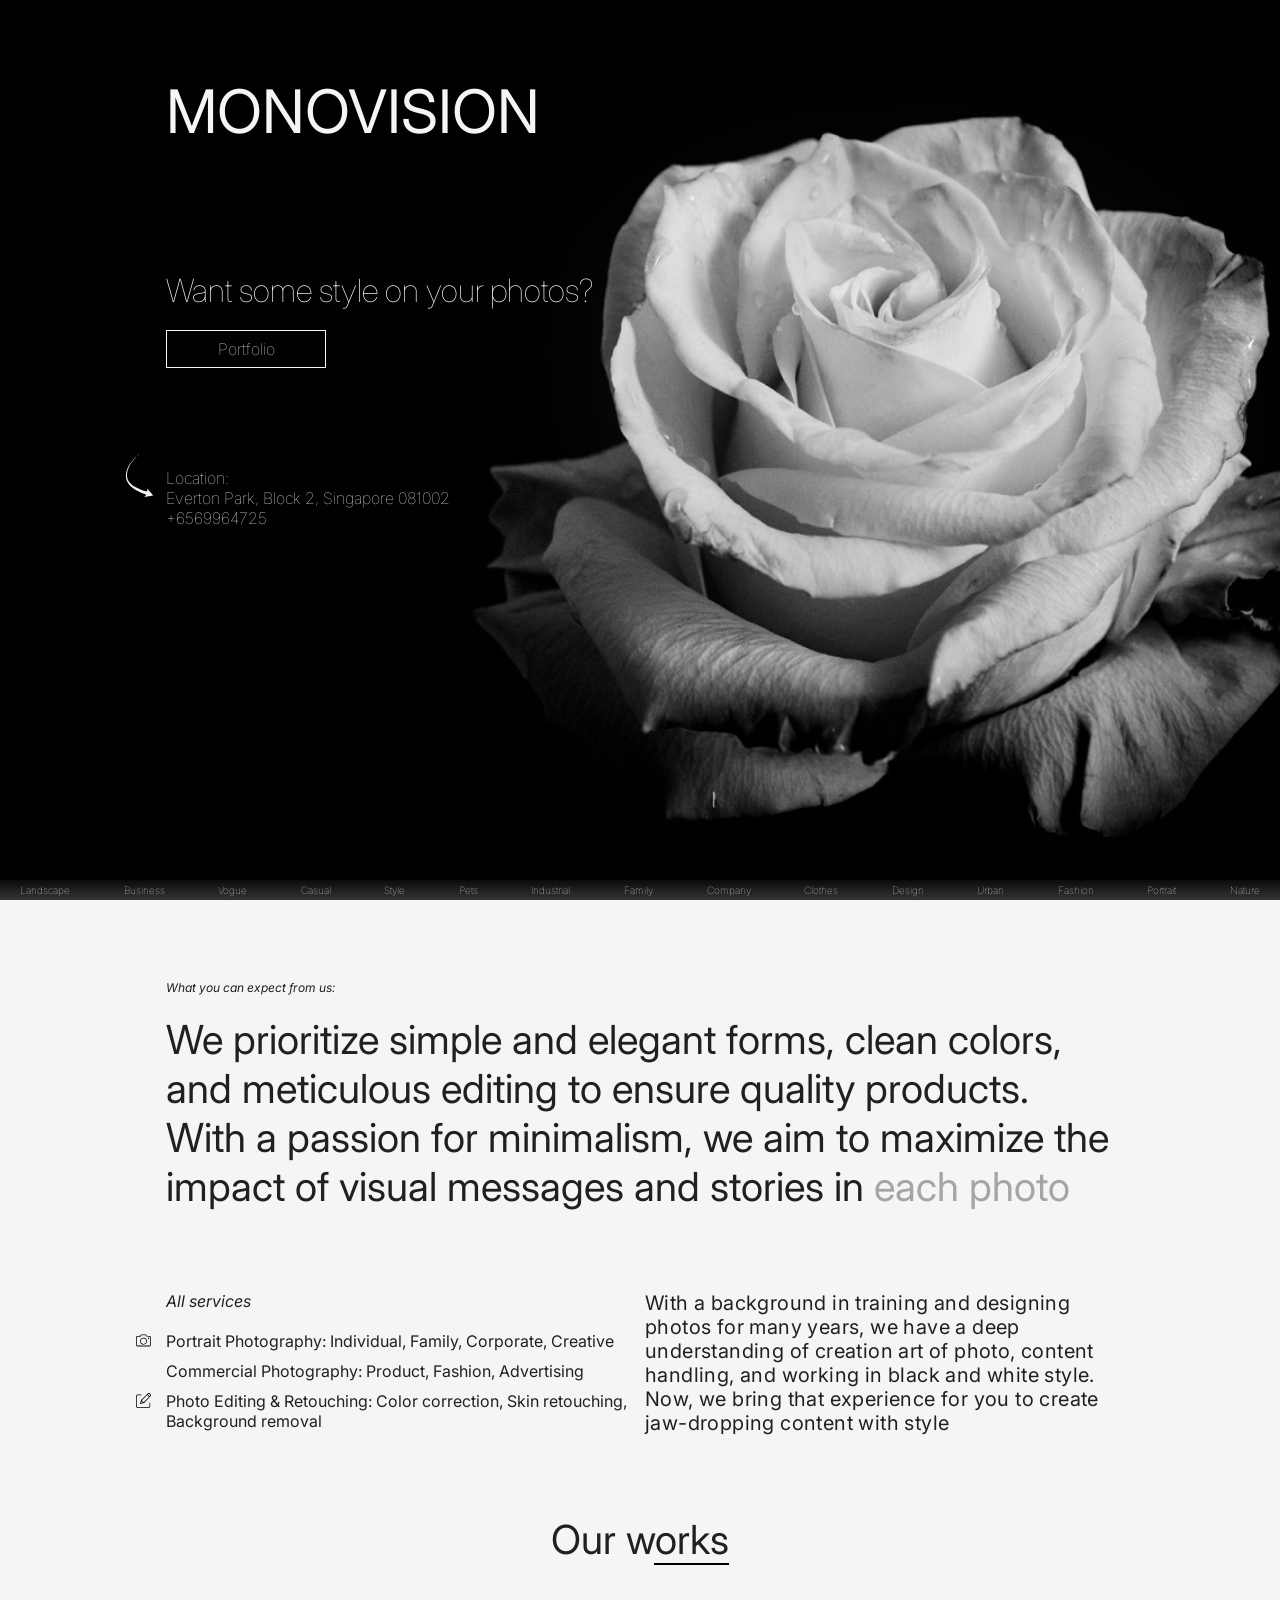
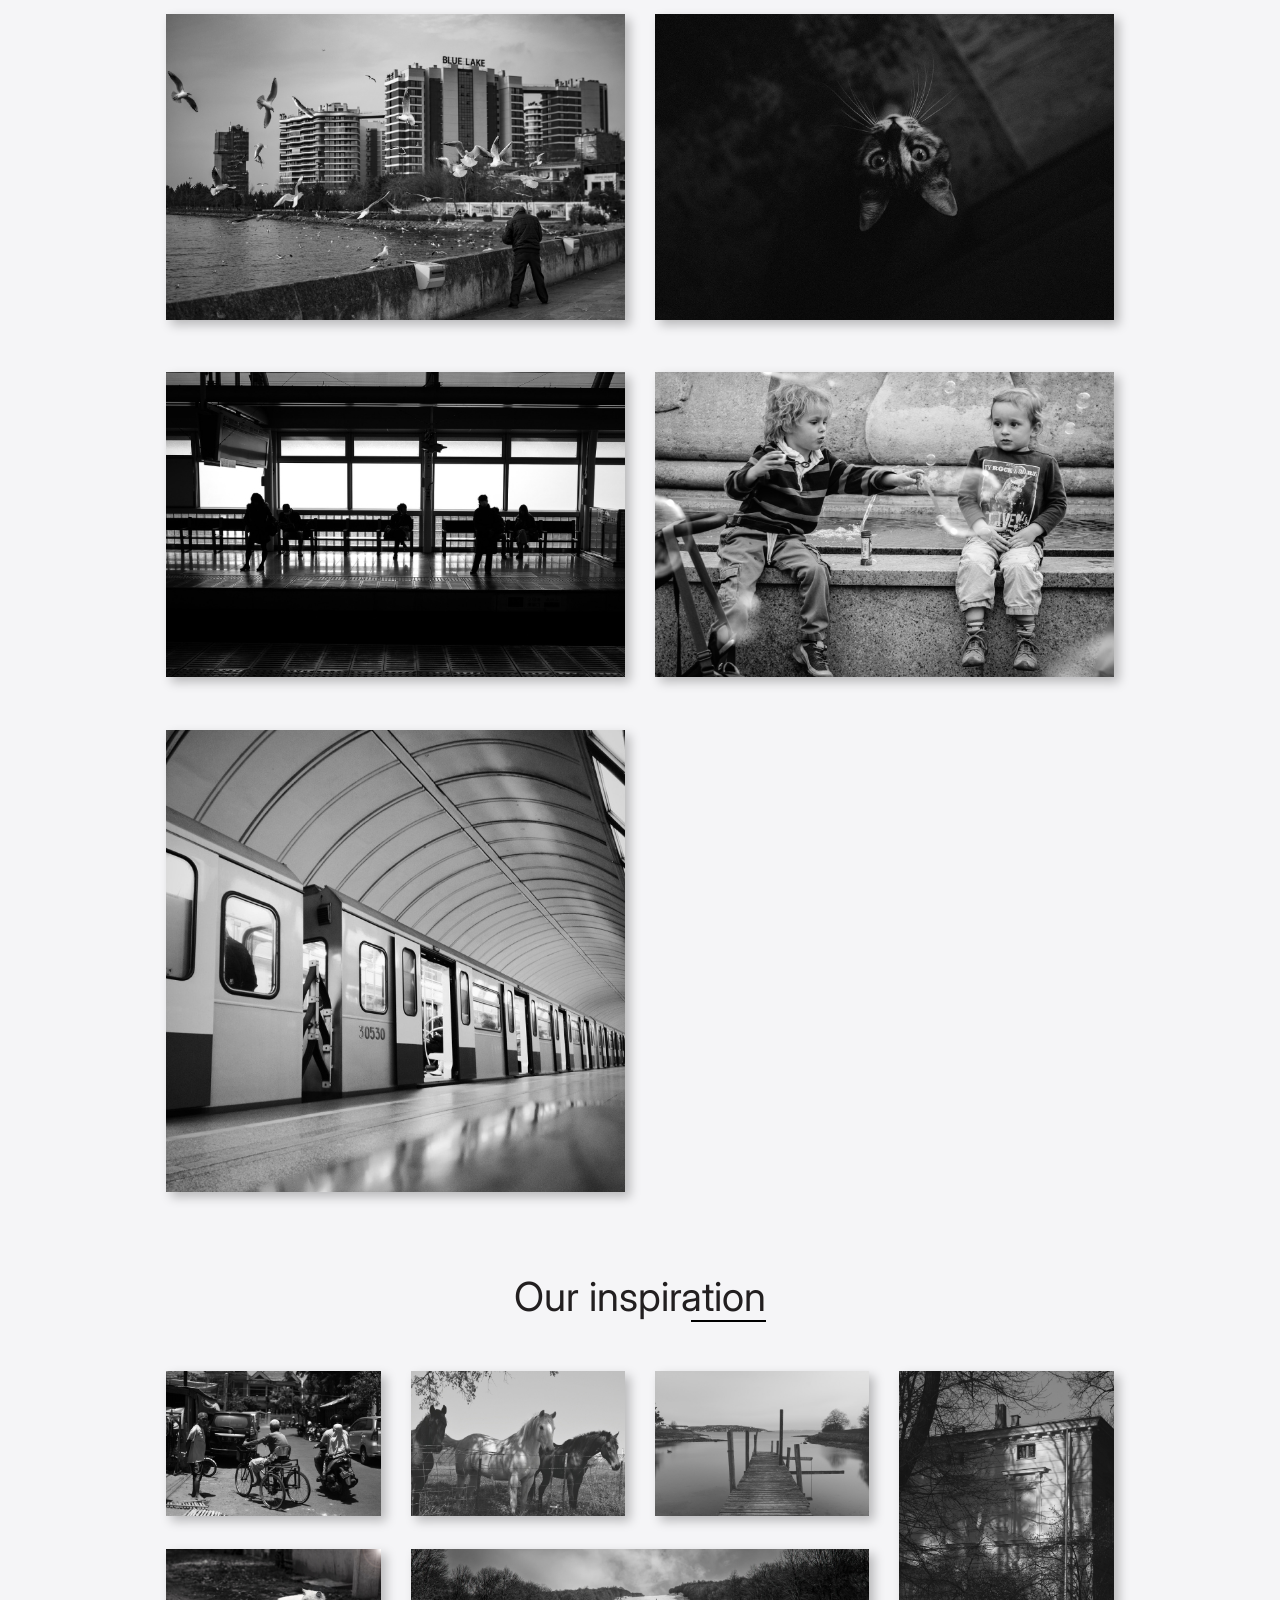
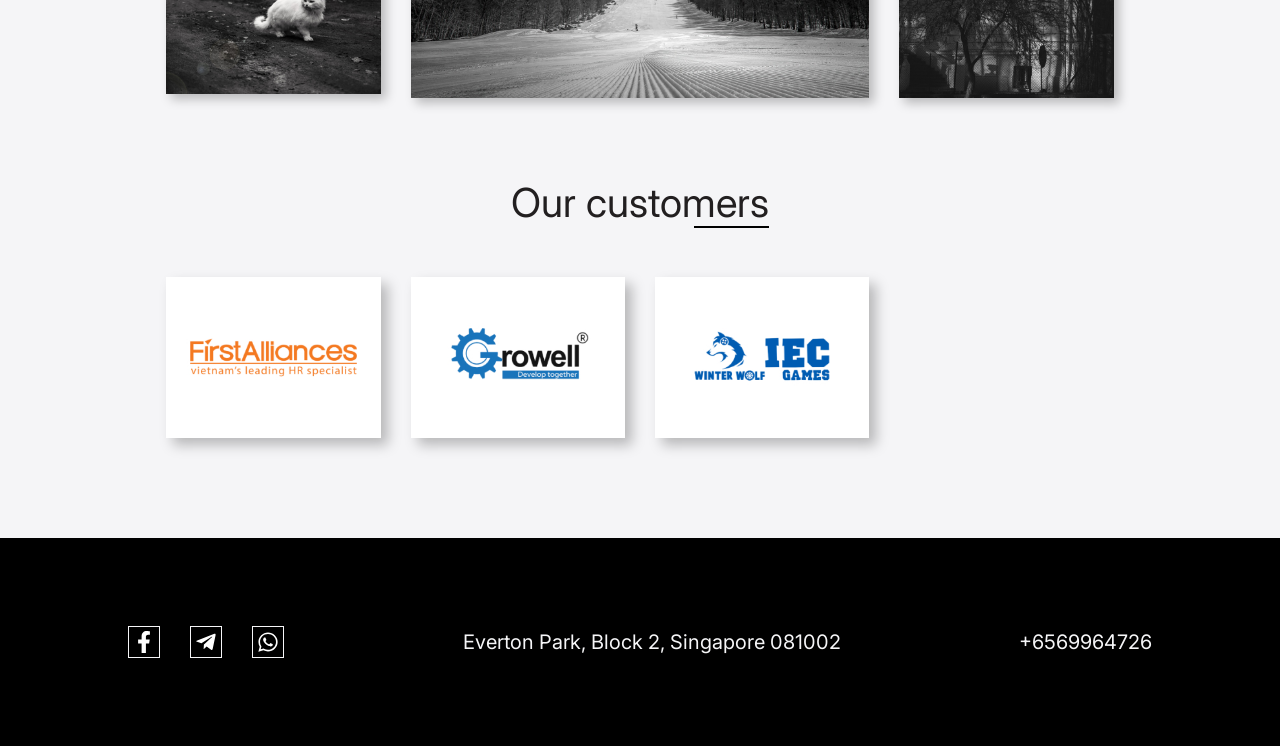
<file: src/index.html>
<!DOCTYPE html>
<html lang="en">

<head>
	<meta charset="UTF-8" />
	<meta name="viewport" content="width=device-width, initial-scale=1.0" />
	<meta name="description" content="Website for Monovision Studio" />
	<meta name="author" content="Awesome student" />
	<title>Monovision studio</title>
	<link rel="icon" type="image/x-icon" href="favicon.ico" />
	<link rel="stylesheet" href="css/modern-normalize.min.css" />
	<link
		href="https://fonts.googleapis.com/css2?family=Inter:ital,opsz,wght@0,14..32,100..900;1,14..32,100..900&display=swap"
		rel="stylesheet" />
	<link rel="stylesheet" href="css/style.css?version=1.5" />
</head>

<body>
	<main>
		<section class="promo">
			<div class="container">
				<h1 class="promo__title">Monovision</h1>
				<h2 class="promo__subtitle">Want some style on your photos?</h2>
				<a href="#portfolio" class="btn">Portfolio</a>
				<div class="promo__address">
					Location:
					<address>Everton Park, Block 2, Singapore 081002</address>
					<a href="tel:+6569964725">+6569964725</a>
				</div>
			</div>
			<ul class="keywords">
				<li>Landscape</li>
				<li>Business</li>
				<li>Vogue</li>
				<li>Casual</li>
				<li>Style</li>
				<li>Pets</li>
				<li>Industrial</li>
				<li>Family</li>
				<li>Company</li>
				<li>Clothes</li>
				<li>Design</li>
				<li>Urban</li>
				<li>Fashion</li>
				<li>Portrait</li>
				<li>Nature</li>
			</ul>
		</section>
		<section class="about">
			<div class="container">
				<h2 class="about__title">What you can expect from us:</h2>
				<p class="about__text">
					We prioritize simple and elegant forms, clean colors, and meticulous
					editing to ensure quality products. With a passion for minimalism,
					we aim to maximize the impact of visual messages and stories in
					<span>each photo</span>
				</p>
				<div class="services">
					<div class="services__items">
						<div class="services__item-subtitle">All services</div>
						<ul>
							<li>
								Portrait Photography: Individual, Family, Corporate, Creative
							</li>
							<li>Commercial Photography: Product, Fashion, Advertising</li>
							<li>
								Photo Editing & Retouching: Color correction, Skin retouching,
								Background removal
							</li>
						</ul>
					</div>
					<p class="services__text">
						With a background in training and designing photos for many years,
						we have a deep understanding of creation art of photo, content
						handling, and working in black and white style. <br />Now, we
						bring that experience for you to create jaw-dropping content with
						style
					</p>
				</div>
			</div>
		</section>
		<section class="works">
			<div class="container">
				<h2 id="portfolio" class="title"><span>Our works</span></h2>
				<div class="works__grid">
					<img src="img/works/bridge.jpg" alt="bridge" />
					<img src="img/works/cat.jpg" alt="cat" />
					<img src="img/works/train.jpg" alt="train" />
					<img src="img/works/children.jpg" alt="children" />
					<img src="img/works/underground.jpg" alt="underground" />
				</div>
			</div>
		</section>
		<section class="inspiration">
			<div class="container">
				<h2 class="title"><span>Our inspiration</span></h2>
				<div class="inspiration__grid">
					<img src="img/inspiration/man.jpg" alt="man" />
					<img src="img/inspiration/horses.jpg" alt="horses" />
					<img src="img/inspiration/bridge.jpg" alt="bridge" />
					<img id="tenement" src="img/inspiration/tenement.jpg" alt="tenement" />
					<img src="img/inspiration/cat.jpg" alt="cat" />
					<img id="sky" src="img/inspiration/sky.jpg" alt="sky" />
				</div>
			</div>
		</section>
		<section class="customers">
			<div class="container">
				<h2 class="title"><span>Our customers</span></h2>
				<div class="customers__wrapper">
					<img src="logo/logo-first-alliances.jpg" alt="first-alliances" />
					<img src="logo/logo-growell.jpg" alt="growell" />
					<img src="logo/logo-iec-winter-wolf.jpg" alt="iec-winter-wolf" />
				</div>
			</div>
		</section>
		<footer class="footer">
			<ul class="footer__social">
				<li>
					<a href="#" class="footer__link">
						<img src="icons/facebook.svg" alt="facebook link" />
					</a>
				</li>
				<li>
					<a href="#" class="footer__link">
						<img src="icons/tg.svg" alt="tg link" />
					</a>
				</li>
				<li>
					<a href="#" class="footer__link">
						<img src="icons/whatsapp.svg" alt="whatsapp link" />
					</a>
				</li>
			</ul>
			<address class="footer__addr">
				Everton Park, Block 2, Singapore 081002
			</address>
			<a class="footer__tel" href="tel:+6569964726">+6569964726</a>
		</footer>
	</main>
</body>

</html>
</file>
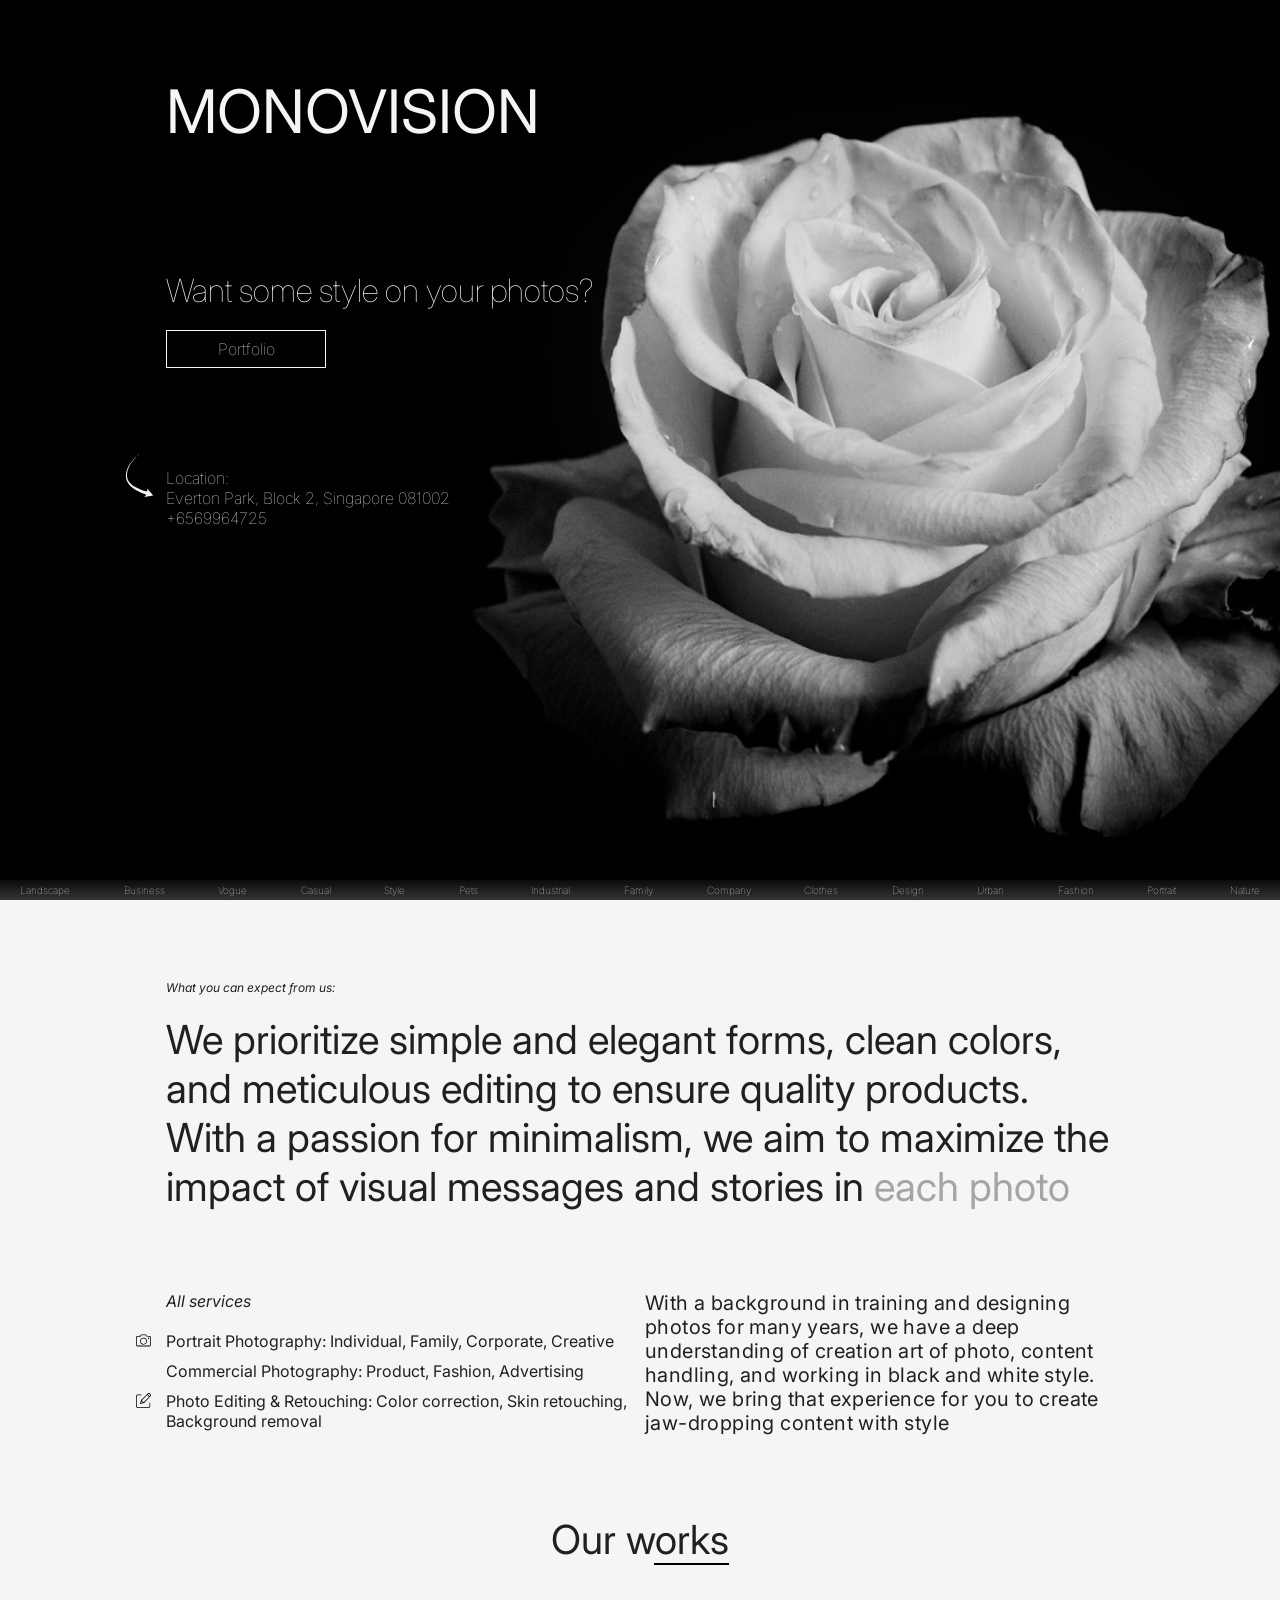
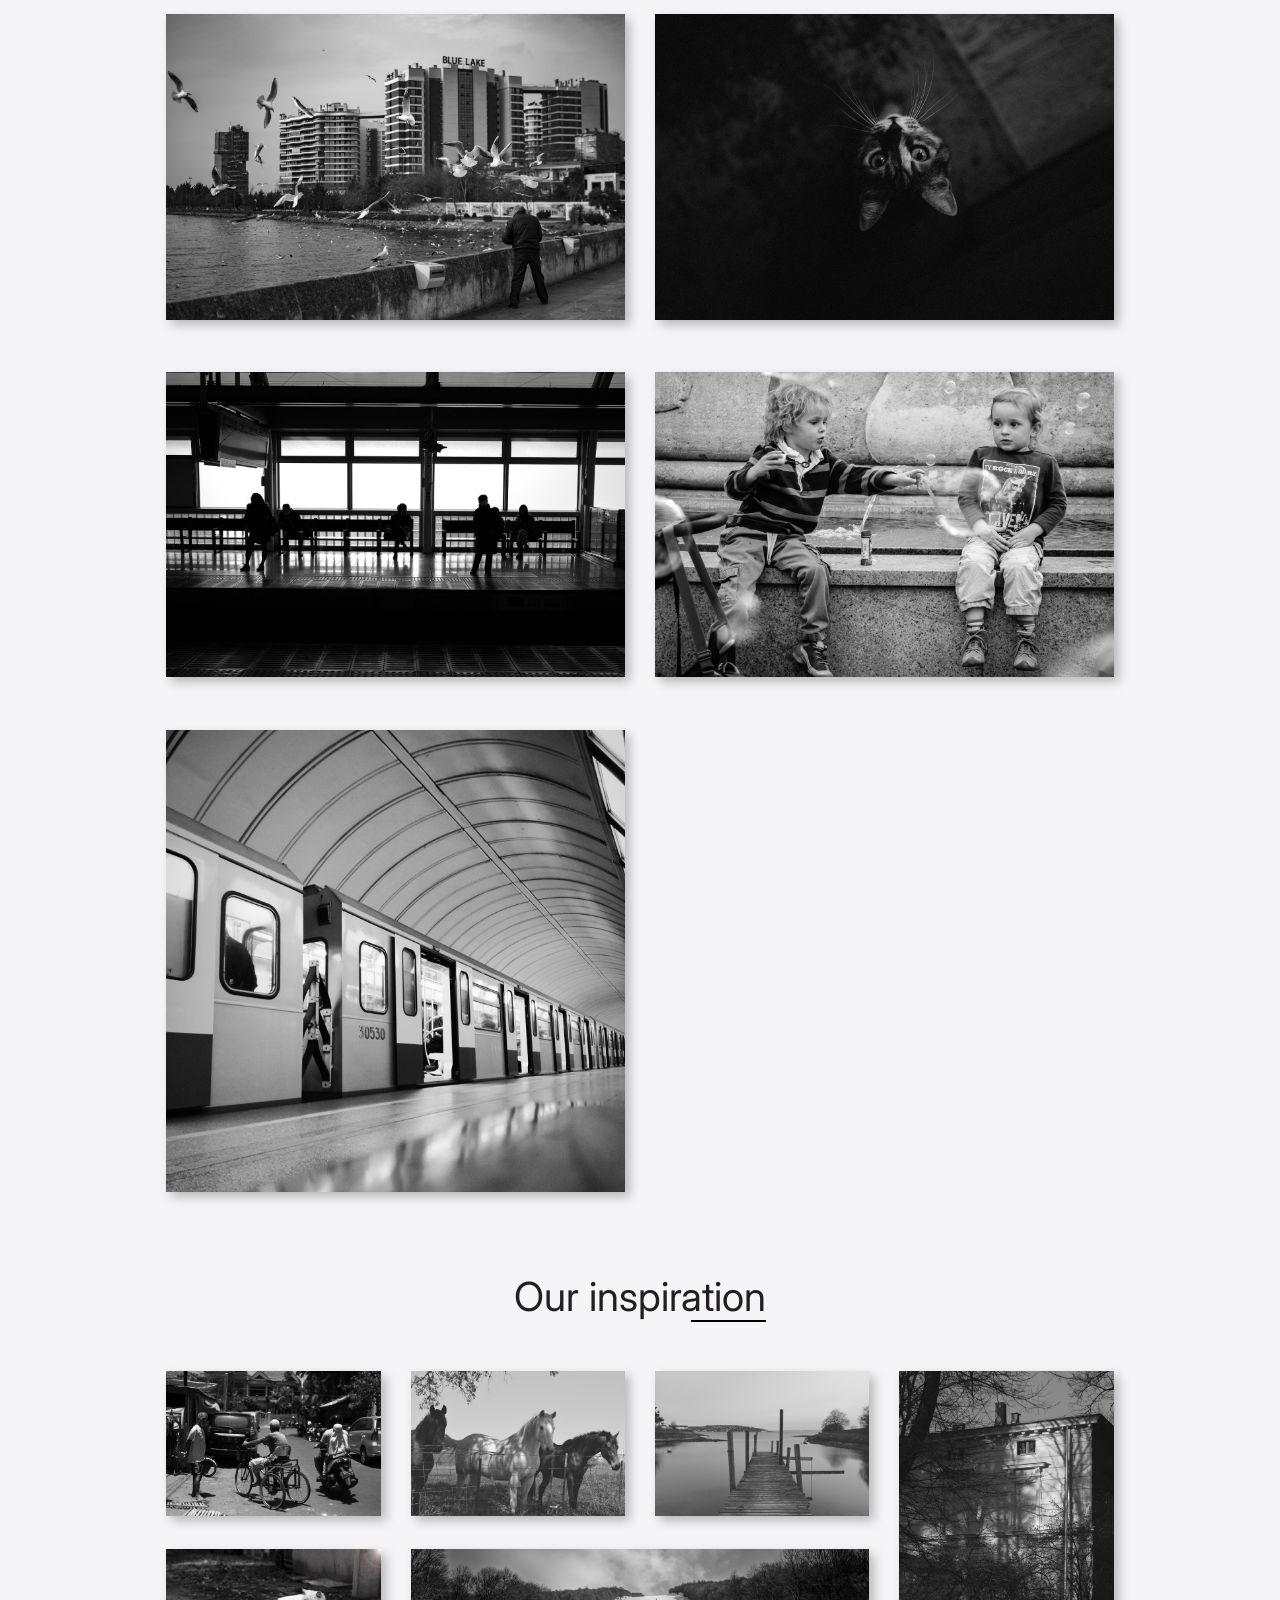
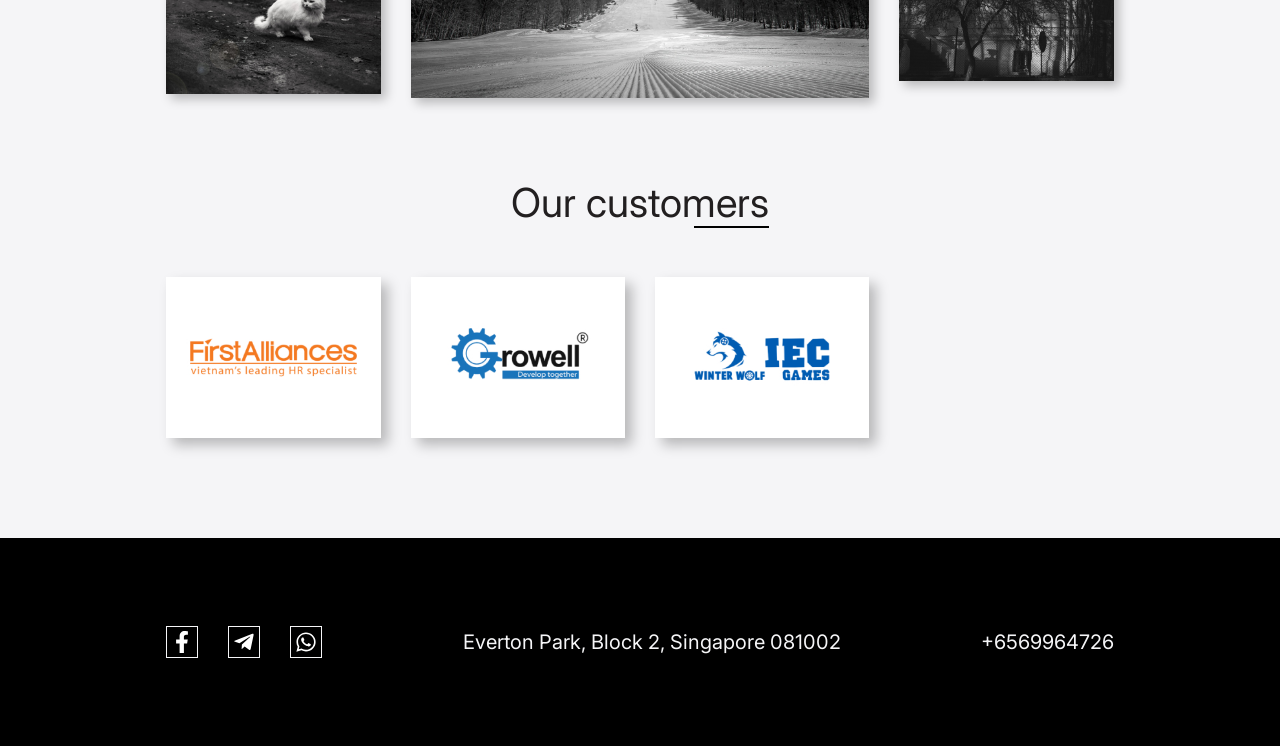
<file: Project/src/index.html>
<!DOCTYPE html>
<html lang="en">

<head>
	<meta charset="UTF-8" />
	<meta name="viewport" content="width=device-width, initial-scale=1.0" />
	<meta name="description" content="Website for Monovision Studio" />
	<meta name="author" content="Awesome student" />
	<title>Monovision studio</title>
	<link rel="stylesheet" href="css/modern-normalize.min.css" />
	<link
		href="https://fonts.googleapis.com/css2?family=Inter:ital,opsz,wght@0,14..32,100..900;1,14..32,100..900&display=swap"
		rel="stylesheet" />
	<link rel="stylesheet" href="css/style.css?version=1.2" />
</head>

<body>
	<main>
		<section class="promo">
			<div class="container">
				<h1 class="promo__title">Monovision</h1>
				<h2 class="promo__subtitle">Want some style on your photos?</h2>
				<a href="#" class="btn">Portfolio</a>
				<div class="promo__address">
					Location:
					<address>Everton Park, Block 2, Singapore 081002</address>
					<a href="tel:+6569964725">+6569964725</a>
				</div>
			</div>
			<ul class="keywords">
				<li>Landscape</li>
				<li>Business</li>
				<li>Vogue</li>
				<li>Casual</li>
				<li>Style</li>
				<li>Pets</li>
				<li>Industrial</li>
				<li>Family</li>
				<li>Company</li>
				<li>Clothes</li>
				<li>Design</li>
				<li>Urban</li>
				<li>Fashion</li>
				<li>Portrait</li>
				<li>Nature</li>
			</ul>
		</section>
		<section class="about">
			<div class="container">
				<h2 class="about__title">What you can expect from us:</h2>
				<p class="about__text">
					We prioritize simple and elegant forms, clean colors, and meticulous
					editing to ensure quality products. With a passion for minimalism,
					we aim to maximize the impact of visual messages and stories in
					<span>each photo</span>
				</p>
				<div class="services">
					<div class="services__items">
						<div class="services__item-subtitle">All services</div>
						<ul>
							<li>
								Portrait Photography: Individual, Family, Corporate, Creative
							</li>
							<li>Commercial Photography: Product, Fashion, Advertising</li>
							<li>
								Photo Editing & Retouching: Color correction, Skin retouching,
								Background removal
							</li>
						</ul>
					</div>
					<p class="services__text">
						With a background in training and designing photos for many years,
						we have a deep understanding of creation art of photo, content
						handling, and working in black and white style. <br />Now, we
						bring that experience for you to create jaw-dropping content with
						style
					</p>
				</div>
			</div>
		</section>
		<section class="works">
			<div class="container">
				<h2 class="title"><span>Our works</span></h2>
				<div class="works__grid">
					<img src="img/works/bridge.jpg" alt="bridge" />
					<img src="img/works/cat.jpg" alt="cat" />
					<img src="img/works/train.jpg" alt="train" />
					<img src="img/works/children.jpg" alt="children" />
					<img src="img/works/underground.jpg" alt="underground" />
				</div>
			</div>
		</section>
		<section class="inspiration">
			<div class="container">
				<h2 class="title"><span>Our inspiration</span></h2>
				<div class="inspiration__grid">
					<img src="img/inspiration/man.jpg" alt="man" />
					<img src="img/inspiration/horses.jpg" alt="horses" />
					<img src="img/inspiration/bridge.jpg" alt="bridge" />
					<img id="tenement" src="img/inspiration/tenement.jpg" alt="tenement" />
					<img src="img/inspiration/cat.jpg" alt="cat" />
					<img id="sky" src="img/inspiration/sky.jpg" alt="sky" />
				</div>
			</div>
		</section>
		<section class="customers">
			<div class="container">
				<h2 class="title"><span>Our customers</span></h2>
				<div class="customers__wrapper">
					<img src="logo/logo-first-alliances.jpg" alt="first-alliances" />
					<img src="logo/logo-growell.jpg" alt="growell" />
					<img src="logo/logo-iec-winter-wolf.jpg" alt="iec-winter-wolf" />
				</div>
			</div>
		</section>
		<footer class="footer">
			<ul class="footer__social">
				<li>
					<a href="#" class="footer__link">
						<img src="icons/facebook.svg" alt="facebook link" />
					</a>
				</li>
				<li>
					<a href="#" class="footer__link">
						<img src="icons/tg.svg" alt="tg link" />
					</a>
				</li>
				<li>
					<a href="#" class="footer__link">
						<img src="icons/whatsapp.svg" alt="whatsapp link" />
					</a>
				</li>
			</ul>
			<address class="footer__addr">
				Everton Park, Block 2, Singapore 081002
			</address>
			<a class="footer__tel" href="tel:+6569964726">+6569964726</a>
		</footer>
	</main>
</body>

</html>
</file>
<file: src/css/style.css>
h1,
h2,
h3,
h4,
h5,
figure,
p,
ol,
ul {
	margin: 0;
}

ol[role="list"],
ul[role="list"] {
	list-style: none;
	padding-inline: 0;
}

h1,
h2,
h3,
h4,
h5 {
	font-size: inherit;
	font-weight: inherit;
}

img {
	display: block;
	max-inline-size: 100%;
}

:root {
	--light-color: #f5f5f7;
	--dark-color: #221f20;
	--container-padding-inline: 13%;
	--footer-padding-inline: 10%;

	@media screen and (max-width: 768px) {
		--container-padding-inline: 6%;
		--footer-padding-inline: 6%;
	}

	@media screen and (max-width: 576px) {
		--container-padding-inline: 15px;
		--footer-padding-inline: 15px;
	}
}

html {
	font-family: "Inter", sans-serif;
	scroll-behavior: smooth;
}

.container {
	padding: 0 var(--container-padding-inline);
}

.title {
	color: var(--dark-color, #221f20);
	text-align: center;
	font-size: 40px;
	font-style: normal;
	font-weight: 400;
	line-height: normal;

	span {
		position: relative;
	}

	span::after {
		content: "";
		display: block;
		position: absolute;
		bottom: -1px;
		right: 0;
		width: 75px;
		height: 2px;
		background-color: #000;
	}

	@media screen and (max-width: 768px) {
		font-size: 36px;
	}

	@media screen and (max-width: 576px) {
		font-size: 24px;
	}
}

.promo {
	position: relative;
	min-height: 100vh;
	background: url("../img/main_bg.jpg") center center / cover no-repeat;
	padding-top: 75px;

	@media screen and (max-width: 768px) {
		& {
			background-image: url("../img/tablet_bg.jpg");
		}
	}

	@media screen and (max-width: 576px) {
		min-height: 500px;
		padding-top: 50px;
	}
}

.promo__title {
	color: var(--light-color, #f5f5f7);
	font-size: 60px;
	font-weight: 400;
	line-height: normal;
	text-transform: uppercase;

	@media screen and (max-width: 768px) {
		font-size: 48px;
	}

	@media screen and (max-width: 576px) {
		font-size: 26px;
	}
}

.promo__subtitle {
	margin-top: 124px;
	color: var(--light-color, #f5f5f7);
	font-size: 32px;
	font-weight: 100;
	line-height: normal;

	@media screen and (max-width: 768px) {
		& {
			margin-top: 80px;
		}
	}

	@media screen and (max-width: 576px) {
		margin-top: 30px;
		font-size: 16px;
	}
}

.btn {
	display: flex;
	justify-content: center;
	align-items: center;
	text-decoration: none;
	margin-top: 20px;
	padding: 3px 10px;
	width: 160px;
	min-height: 38px;
	border: 1px solid var(--light-color, #f5f5f7);
	background: rgba(217, 217, 217, 0);
	color: var(--light-color, #f5f5f7);
	font-size: 16px;
	font-weight: 100;
	line-height: normal;
	cursor: pointer;
	transition: all 0.3s ease-out;

	@media screen and (max-width: 576px) {
		font-size: 14px;
		width: 120px;
		min-height: 30px;
	}
}

.btn:hover {
	font-weight: 500;
	box-shadow: 5px 5px 10px 0px rgba(255, 255, 255, 0.62);
}

.promo__address {
	position: relative;
	margin-top: 100px;
	color: var(--light-color, #f5f5f7);
	font-size: 16px;
	font-style: normal;
	font-weight: 100;
	line-height: normal;

	address {
		font-style: normal;
	}

	a {
		color: inherit;
		text-decoration: none;
	}

	&::before {
		content: "";
		display: block;
		position: absolute;
		left: -45px;
		top: -17px;
		width: 40px;
		height: 49px;
		background: url("../icons/arrow.svg") center center / cover no-repeat;
	}

	@media screen and (max-width: 768px) {
		& {
			margin-top: 80px;
		}

		&::before {
			left: -40px;
		}
	}

	@media screen and (max-width: 750px) {
		&::before {
			display: none;
		}
	}

	@media screen and (max-width: 576px) {
		margin-top: 233px;
	}
}

.keywords {
	display: flex;
	justify-content: space-between;
	align-items: center;
	position: absolute;
	bottom: 0;
	padding: 0 360px;
	width: 100%;
	height: 20px;
	background: linear-gradient(180deg,
			rgba(255, 255, 255, 0.04) 0%,
			rgba(255, 255, 255, 0.12) 50%,
			rgba(255, 255, 255, 0.2) 100%);

	li {
		list-style-type: none;
		color: var(--light-color, #f5f5f7);
		font-size: 10px;
		font-weight: 100;
		line-height: normal;
	}

	@media screen and (max-width: 1440px) {
		& {
			padding: 0 20px;
		}
	}

	@media screen and (max-width: 768px) {
		& li:nth-last-child(-n + 6) {
			display: none;
		}
	}

	@media screen and (max-width: 576px) {
		& {
			margin-top: 10px;
		}

		& li:nth-last-child(-n + 11) {
			display: none;
		}
	}
}

.about {
	padding-top: 80px;
	background-color: var(--light-color);

	@media screen and (max-width: 576px) {
		padding-top: 50px;
	}
}

.about__title {
	color: var(--dark-color, #221f20);
	font-size: 12px;
	font-style: italic;
	font-weight: 400;
	line-height: normal;
}

.about__text {
	width: 1100px;
	margin-top: 20px;
	color: var(--dark-color, #221f20);
	font-size: 40px;
	font-weight: 400;
	line-height: normal;

	span {
		color: #a5a5a5;
	}

	@media screen and (max-width: 1440px) {
		width: 100%;
	}

	@media screen and (max-width: 768px) {
		font-size: 24px;
	}

	@media screen and (max-width: 375px) {
		font-size: 16px;
	}
}

.services {
	display: flex;
	column-gap: 10px;
	margin-top: 80px;

	@media screen and (max-width: 768px) {
		margin-top: 40px;
		flex-wrap: wrap;
		row-gap: 40px;
	}

	@media screen and (max-width: 375px) {
		margin-top: 20px;
		row-gap: 20px;
	}
}

.services__items {
	width: 50%;

	ul {
		margin-top: 20px;
		padding: 0;
	}

	li {
		position: relative;
		margin-top: 10px;
		list-style-type: none;
		color: var(--dark-color, #221f20);
		font-size: 16px;
		font-style: normal;
		font-weight: 400;
		line-height: normal;

		&:first-child::before {
			content: "";
			display: block;
			position: absolute;
			left: -30px;
			top: 2px;
			width: 15px;
			height: 15px;
			background: url("../icons/camera.svg") center center / cover no-repeat;
		}

		&:nth-child(3):before {
			content: "";
			display: block;
			position: absolute;
			left: -30px;
			top: 2px;
			width: 15px;
			height: 15px;
			background: url("../icons/edit.svg") center center / cover no-repeat;
		}
	}

	@media screen and (max-width: 768px) {
		& {
			width: 100%;
		}

		& li:first-child::before {
			left: -25px;
		}

		& li:nth-child(3):before {
			left: -25px;
		}
	}

	@media screen and (max-width: 576px) {
		& li:first-child::before {
			display: none;
		}

		& li:nth-child(3):before {
			display: none;
		}
	}

	@media screen and (max-width: 375px) {
		& li {
			font-size: 14px;
			margin-top: 5px;
		}
	}
}

.services__item-subtitle {
	color: var(--dark-color, #221f20);
	font-size: 16px;
	font-style: italic;
	font-weight: 400;
	line-height: normal;

	@media screen and (max-width: 375px) {
		font-size: 12px;
	}
}

.services__text {
	width: 50%;
	color: var(--dark-color, #221f20);
	font-size: 20px;
	font-weight: 400;
	line-height: normal;
	letter-spacing: 0.4px;

	@media screen and (max-width: 768px) {
		width: 100%;
	}

	@media screen and (max-width: 375px) {
		font-size: 12px;
		letter-spacing: 0.24px;
	}
}

.works {
	padding-top: 80px;
	background-color: var(--light-color);

	@media screen and (max-width: 768px) {
		padding-top: 50px;
	}
}

.works__grid {
	display: grid;
	grid-template-columns: repeat(2, 1fr);
	grid-template-rows: repeat(2, 1fr) 1.5fr;
	column-gap: 30px;
	row-gap: 50px;
	margin-top: 50px;

	img {
		width: 100%;
		box-shadow: 5px 5px 10px 0px rgba(0, 0, 0, 0.25);
	}

	@media screen and (max-width: 768px) {
		column-gap: 20px;
		row-gap: 30px;
		margin-top: 40px;
	}

	@media screen and (max-width: 576px) {
		grid-template-columns: 1fr;
		grid-template-rows: repeat(4, 1fr) 1.5fr;
		column-gap: 0px;
		row-gap: 30px;
	}
}

.inspiration {
	padding-top: 80px;
	background-color: var(--light-color);

	@media screen and (max-width: 768px) {
		padding-top: 50px;
	}
}

.inspiration__grid {
	display: grid;
	grid-template-columns: repeat(4, 1fr);
	grid-template-rows: repeat(2, 1fr);
	gap: 30px;
	margin-top: 50px;

	img {
		width: 100%;
		box-shadow: 5px 5px 10px 0px rgba(0, 0, 0, 0.25);
	}

	/* После 1200 фотки кажутся слишком маленькими, так что лучше адаптировать */
	@media screen and (max-width: 1200px) {
		grid-template-columns: repeat(2, 1fr);
		grid-template-rows: repeat(4, 1fr);
		gap: 30px 20px;
	}

	@media screen and (max-width: 768px) {
		margin-top: 40px;
	}

	@media screen and (max-width: 576px) {
		grid-template-columns: 1fr;
		/* 2.1 и 0.5 значения были получены, если разделить 
        высоту этого изображения на высоту стандартного изображения */
		grid-template-rows: repeat(3, 1fr) 2.1fr 1fr 0.5fr;
		column-gap: 0px;
		row-gap: 20px;
	}
}

#tenement {
	grid-row: 1/3;
	grid-column: 4/5;
	/* Небольшое улучшение */
	height: 100%;

	@media screen and (max-width: 1200px) {
		grid-row: 2/4;
		grid-column: 2/3;
	}

	@media screen and (max-width: 576px) {
		grid-row: auto;
		grid-column: auto;
	}
}

#sky {
	grid-column: 2/4;

	@media screen and (max-width: 1200px) {
		grid-column: 1/3;
	}

	@media screen and (max-width: 576px) {
		grid-column: auto;
	}
}

.customers {
	padding-top: 80px;
	padding-bottom: 100px;
	background-color: var(--light-color);

	@media screen and (max-width: 768px) {
		padding: 50px 0;
	}
}

.customers__wrapper {
	margin-top: 50px;
	display: flex;
	flex-wrap: wrap;
	gap: 30px;

	img {
		width: calc((100% - 90px) / 4);
		box-shadow: 7px 7px 12px 0px rgba(0, 0, 0, 0.25);
	}

	@media screen and (max-width: 768px) {
		& {
			margin-top: 40px;
			gap: 20px;
		}

		img {
			width: calc((100% - 60px) / 4);
		}
	}

	@media screen and (max-width: 576px) {
		& {
			margin-top: 30px;
			column-gap: 36px;
			row-gap: 20px;
			justify-content: space-between;
		}

		img {
			width: calc((100% - 36px) / 2);
		}
	}
}

.footer {
	display: flex;
	justify-content: space-between;
	align-items: center;
	padding: 88px var(--footer-padding-inline);
	background: #000;
	color: var(--light-color, #f5f5f7);
	font-size: 20px;
	font-style: normal;
	font-weight: 400;
	line-height: normal;

	@media screen and (max-width: 1024px) {
		font-size: 16px;
	}

	@media screen and (max-width: 768px) {
		padding: 30px var(--footer-padding-inline) 40px var(--footer-padding-inline);
		flex-direction: column;
		align-items: flex-start;
		row-gap: 30px;
	}

	@media screen and (max-width: 375px) {
		align-items: center;
	}
}

.footer__addr {
	font-style: normal;

	@media screen and (max-width: 375px) {
		order: 3;
	}
}

.footer__tel {
	color: var(--light-color, #f5f5f7);
	text-decoration: none;

	@media screen and (max-width: 375px) {
		order: 2;
	}
}

.footer__social {
	padding-left: 0;
	display: flex;
	column-gap: 30px;
	list-style: none;

	li {
		width: 32px;
		height: 32px;
		border: 1px solid var(--light-color, #f5f5f7);
		background: rgba(217, 217, 217, 0);

		a {
			display: flex;
			justify-content: center;
			align-items: center;
			width: 100%;
			height: 100%;

			img {
				width: 22px;
				height: 22px;
			}
		}
	}

	@media screen and (max-width: 1024px) {
		column-gap: 27px;
	}
}
</file>
<file: Project/src/css/style.css>
h1,
h2,
h3,
h4,
h5,
figure,
p,
ol,
ul {
	margin: 0;
}

ol[role="list"],
ul[role="list"] {
	list-style: none;
	padding-inline: 0;
}

h1,
h2,
h3,
h4,
h5 {
	font-size: inherit;
	font-weight: inherit;
}

img {
	display: block;
	max-inline-size: 100%;
}

:root {
	--light-color: #f5f5f7;
	--dark-color: #221f20;
	--container-padding-inline: 13%;
	--footer-padding-inline: 10%;

	@media screen and (max-width: 768px) {
		--container-padding-inline: 6%;
		--footer-padding-inline: 6%;
	}

	@media screen and (max-width: 576px) {
		--container-padding-inline: 15px;
		--footer-padding-inline: 15px;
	}
}

html {
	font-family: "Inter", sans-serif;
}

.container {
	padding: 0 var(--container-padding-inline);
}

.title {
	color: var(--dark-color, #221f20);
	text-align: center;
	font-size: 40px;
	font-style: normal;
	font-weight: 400;
	line-height: normal;

	span {
		position: relative;
	}

	span::after {
		content: "";
		display: block;
		position: absolute;
		bottom: -1px;
		right: 0;
		width: 75px;
		height: 2px;
		background-color: #000;
	}
}

.promo {
	position: relative;
	min-height: 100vh;
	background: url("../img/main_bg.jpg") center center / cover no-repeat;
	padding-top: 75px;

	@media screen and (max-width: 768px) {
		& {
			background-image: url("../img/tablet_bg.jpg");
		}
	}

	@media screen and (max-width: 576px) {
		min-height: 500px;
		padding-top: 50px;
	}
}

.promo__title {
	color: var(--light-color, #f5f5f7);
	font-size: 60px;
	font-weight: 400;
	line-height: normal;
	text-transform: uppercase;

	@media screen and (max-width: 768px) {
		font-size: 48px;
	}

	@media screen and (max-width: 576px) {
		font-size: 26px;
	}
}

.promo__subtitle {
	margin-top: 124px;
	color: var(--light-color, #f5f5f7);
	font-size: 32px;
	font-weight: 100;
	line-height: normal;

	@media screen and (max-width: 768px) {
		& {
			margin-top: 80px;
		}
	}

	@media screen and (max-width: 576px) {
		margin-top: 30px;
		font-size: 16px;
	}
}

.btn {
	display: flex;
	justify-content: center;
	align-items: center;
	text-decoration: none;
	margin-top: 20px;
	padding: 3px 10px;
	width: 160px;
	min-height: 38px;
	border: 1px solid var(--light-color, #f5f5f7);
	background: rgba(217, 217, 217, 0);
	color: var(--light-color, #f5f5f7);
	font-size: 16px;
	font-weight: 100;
	line-height: normal;
	cursor: pointer;
	transition: all 0.3s ease-out;

	@media screen and (max-width: 576px) {
		font-size: 14px;
		width: 120px;
		min-height: 30px;
	}
}

.btn:hover {
	font-weight: 500;
	box-shadow: 5px 5px 10px 0px rgba(255, 255, 255, 0.62);
}

.promo__address {
	position: relative;
	margin-top: 100px;
	color: var(--light-color, #f5f5f7);
	font-size: 16px;
	font-style: normal;
	font-weight: 100;
	line-height: normal;

	address {
		font-style: normal;
	}

	a {
		color: inherit;
		text-decoration: none;
	}

	&::before {
		content: "";
		display: block;
		position: absolute;
		left: -45px;
		top: -17px;
		width: 40px;
		height: 49px;
		background: url("../icons/arrow.svg") center center / cover no-repeat;
	}

	@media screen and (max-width: 768px) {
		& {
			margin-top: 80px;
		}

		&::before {
			left: -40px;
		}
	}

	@media screen and (max-width: 750px) {
		&::before {
			display: none;
		}
	}

	@media screen and (max-width: 576px) {
		margin-top: 233px;
	}
}

.keywords {
	display: flex;
	justify-content: space-between;
	align-items: center;
	position: absolute;
	bottom: 0;
	padding: 0 360px;
	width: 100%;
	height: 20px;
	background: linear-gradient(180deg,
			rgba(255, 255, 255, 0.04) 0%,
			rgba(255, 255, 255, 0.12) 50%,
			rgba(255, 255, 255, 0.2) 100%);

	li {
		list-style-type: none;
		color: var(--light-color, #f5f5f7);
		font-size: 10px;
		font-weight: 100;
		line-height: normal;
	}

	@media screen and (max-width: 1440px) {
		& {
			padding: 0 20px;
		}
	}

	@media screen and (max-width: 768px) {
		& li:nth-last-child(-n + 6) {
			display: none;
		}
	}

	@media screen and (max-width: 576px) {
		& {
			margin-top: 10px;
		}

		& li:nth-last-child(-n + 11) {
			display: none;
		}
	}
}

.about {
	padding-top: 80px;
	background-color: var(--light-color);

	@media screen and (max-width: 576px) {
		padding-top: 50px;
	}
}

.about__title {
	color: var(--dark-color, #221f20);
	font-size: 12px;
	font-style: italic;
	font-weight: 400;
	line-height: normal;
}

.about__text {
	width: 1100px;
	margin-top: 20px;
	color: var(--dark-color, #221f20);
	font-size: 40px;
	font-weight: 400;
	line-height: normal;

	span {
		color: #a5a5a5;
	}

	@media screen and (max-width: 1440px) {
		width: 100%;
	}

	@media screen and (max-width: 768px) {
		font-size: 24px;
	}

	@media screen and (max-width: 375px) {
		font-size: 16px;
	}
}

.services {
	display: flex;
	column-gap: 10px;
	margin-top: 80px;

	@media screen and (max-width: 768px) {
		margin-top: 40px;
		flex-wrap: wrap;
		row-gap: 40px;
	}

	@media screen and (max-width: 375px) {
		margin-top: 20px;
		row-gap: 20px;
	}
}

.services__items {
	width: 50%;

	ul {
		margin-top: 20px;
		padding: 0;
	}

	li {
		position: relative;
		margin-top: 10px;
		list-style-type: none;
		color: var(--dark-color, #221f20);
		font-size: 16px;
		font-style: normal;
		font-weight: 400;
		line-height: normal;

		&:first-child::before {
			content: "";
			display: block;
			position: absolute;
			left: -30px;
			top: 2px;
			width: 15px;
			height: 15px;
			background: url("../icons/camera.svg") center center / cover no-repeat;
		}

		&:nth-child(3):before {
			content: "";
			display: block;
			position: absolute;
			left: -30px;
			top: 2px;
			width: 15px;
			height: 15px;
			background: url("../icons/edit.svg") center center / cover no-repeat;
		}
	}

	@media screen and (max-width: 768px) {
		& {
			width: 100%;
		}

		& li:first-child::before {
			left: -25px;
		}

		& li:nth-child(3):before {
			left: -25px;
		}
	}

	@media screen and (max-width: 576px) {
		& li:first-child::before {
			display: none;
		}

		& li:nth-child(3):before {
			display: none;
		}
	}

	@media screen and (max-width: 375px) {
		& li {
			font-size: 14px;
			margin-top: 5px;
		}
	}
}

.services__item-subtitle {
	color: var(--dark-color, #221f20);
	font-size: 16px;
	font-style: italic;
	font-weight: 400;
	line-height: normal;

	@media screen and (max-width: 375px) {
		font-size: 12px;
	}
}

.services__text {
	width: 50%;
	color: var(--dark-color, #221f20);
	font-size: 20px;
	font-weight: 400;
	line-height: normal;
	letter-spacing: 0.4px;

	@media screen and (max-width: 768px) {
		width: 100%;
	}

	@media screen and (max-width: 375px) {
		font-size: 12px;
		letter-spacing: 0.24px;
	}
}

.works {
	padding-top: 80px;
	background-color: var(--light-color);
}

.works__grid {
	display: grid;
	grid-template-columns: repeat(2, 1fr);
	grid-template-rows: repeat(2, 1fr) 1.5fr;
	column-gap: 30px;
	row-gap: 50px;
	margin-top: 50px;

	img {
		width: 100%;
		box-shadow: 5px 5px 10px 0px rgba(0, 0, 0, 0.25);
	}
}

.inspiration {
	padding-top: 80px;
	background-color: var(--light-color);
}

.inspiration__grid {
	display: grid;
	grid-template-columns: repeat(4, 1fr);
	grid-template-rows: repeat(2, 1fr);
	gap: 30px;
	margin-top: 50px;

	img {
		width: 100%;
		box-shadow: 5px 5px 10px 0px rgba(0, 0, 0, 0.25);
	}
}

#tenement {
	grid-row: 1/3;
	grid-column: 4/5;
}

#sky {
	grid-column: 2/4;
}

.customers {
	padding-top: 80px;
	padding-bottom: 100px;
	background-color: var(--light-color);
}

.customers__wrapper {
	margin-top: 50px;
	display: flex;
	flex-wrap: wrap;
	gap: 30px;

	img {
		width: calc((100% - 90px) / 4);
		box-shadow: 7px 7px 12px 0px rgba(0, 0, 0, 0.25);
	}
}

.footer {
	display: flex;
	justify-content: space-between;
	align-items: center;
	padding: 88px var(--container-padding-inline);
	background: #000;
	color: var(--light-color, #f5f5f7);
	font-size: 20px;
	font-style: normal;
	font-weight: 400;
	line-height: normal;
}

.footer__addr {
	font-style: normal;
}

.footer__tel {
	color: var(--light-color, #f5f5f7);
	text-decoration: none;
}

.footer__social {
	padding-left: 0;
	display: flex;
	column-gap: 30px;
	list-style: none;

	li {
		width: 32px;
		height: 32px;
		border: 1px solid var(--light-color, #f5f5f7);
		background: rgba(217, 217, 217, 0);

		a {
			display: flex;
			justify-content: center;
			align-items: center;
			width: 100%;
			height: 100%;

			img {
				width: 22px;
				height: 22px;
			}
		}
	}
}
</file>
